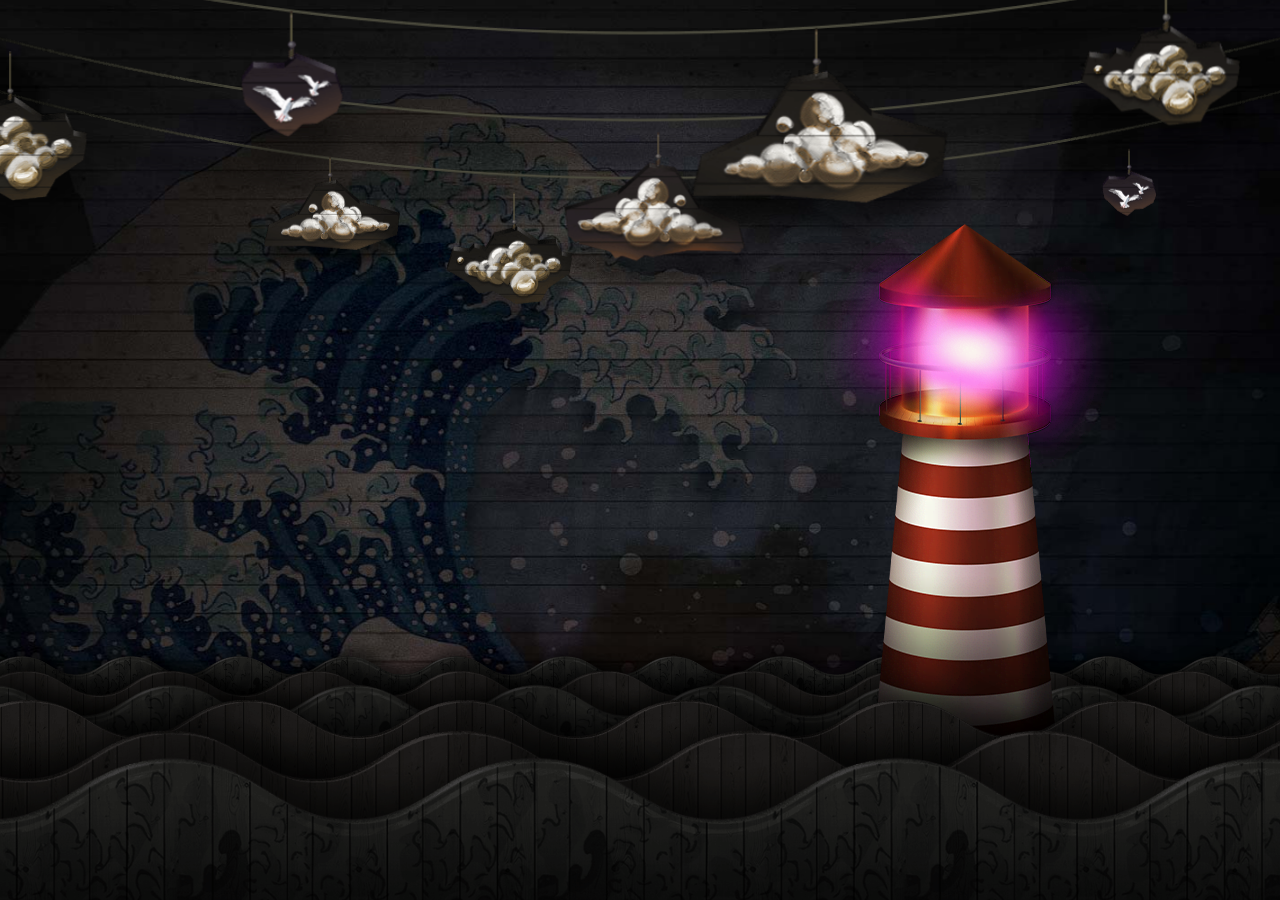
<file: index.html>
<!-- Сообщаем бразуеру как стоит обработать эту страницу -->
<!DOCTYPE html>
<!-- Оболочка документа, указываем язык содержимого -->
<html lang="ru">
  <!-- Заголовок страницы? контейнер для других важных данных (не отображается) -->
  <head>
    <!-- Заголовок страницы в бразуере -->
    <title>P A R A L L A X</title>
    <meta name="author" content="Anastasiia But" />

    <link
      rel="apple-touch-icon"
      sizes="180x180"
      href="img/favicon/apple-touch-icon.png"
    />
    <link
      rel="icon"
      type="image/png"
      sizes="32x32"
      href="img/favicon/favicon-32x32.png"
    />
    <link
      rel="icon"
      type="image/png"
      sizes="16x16"
      href="img/favicon/favicon-16x16.png"
    />
    <link rel="manifest" href="img/favicon/site.webmanifest" />

    <meta name="msapplication-TileColor" content="#da532c" />
    <meta name="theme-color" content="#ffffff" />

    <!-- Подключаем CSS -->
    <link rel="stylesheet" href="css/style.css" />

    <!-- Базовые мета теги -->
    <meta charset="UTF-8" />
    <meta http-equiv="X-UA-Compatible" content="IE=edge" />
    <meta name="viewport" content="width=device-width, initial-scale=1.0" />
  </head>
  <!-- Отображаемое тело страницы -->
  <body>
    <!-- Оболочка для демонстрации -->
    <div class="wrapper">
      <!-- Контент -->

      <div class="page">
        <div class="parallax">
          <ul class="parallax__list">
            <li data-depth="0.10">
              <div class="parallax__bg"></div>
            </li>

            <li data-depth="0.15">
              <div class="parallax__rope parallax__rope_1">
                <div class="parallax__element parallax__element_1">
                  <span></span>
                </div>

                <div class="parallax__element parallax__element_2">
                  <span></span>
                </div>

                <div class="parallax__element parallax__element_3">
                  <span></span>
                </div>

                <img src="img/rope.png" alt="" />
              </div>
            </li>

            <li data-depth="0.30">
              <div class="parallax__rope parallax__rope_2">
                <div class="parallax__element parallax__element_4">
                  <span></span>
                </div>

                <div class="parallax__element parallax__element_5">
                  <span></span>
                </div>

                <img src="img/rope.png" alt="" />
              </div>
            </li>

            <li data-depth="0.60">
              <div class="parallax__rope parallax__rope_3">
                <div class="parallax__element parallax__element_6">
                  <span></span>
                </div>

                <div class="parallax__element parallax__element_7">
                  <span></span>
                </div>

                <div class="parallax__element parallax__element_8">
                  <span></span>
                </div>

                <img src="img/rope.png" alt="" />
              </div>
            </li>

            <li data-depth="0.30">
              <div class="parallax__wave parallax__wave_1"></div>
            </li>

            <li data-depth="0.40">
              <div class="parallax__wave parallax__wave_2"></div>
            </li>

            <li data-depth="0.50">
              <div class="parallax__wave parallax__wave_3"></div>
            </li>

            <li data-depth="0.60">
              <div class="parallax__lighthouse"></div>
            </li>

            <li data-depth="0.60">
              <div class="parallax__wave parallax__wave_4"></div>
            </li>

            <li data-depth="0.80">
              <div class="parallax__wave parallax__wave_5"></div>
            </li>

            <li data-depth="1.00">
              <div class="parallax__wave parallax__wave_6"></div>
            </li>
          </ul>
        </div>

        <div class="content"></div>
      </div>

      <!-- Подключаем jQuery -->
      <script src="https://code.jquery.com/jquery-3.4.1.slim.min.js"></script>

      <!-- Подключаем файл JS скриптов -->
      <script src="js/jquery.parallax.js"></script>
      <script src="js/script.js"></script>
    </div>
  </body>
</html>
</file>
<file: css/style.css>
/* Обнуление */
*,
*::before,
*::after {
  padding: 0;
  margin: 0;
  border: 0;
  box-sizing: border-box;
}

html,
body {
  height: 100%;
  font-family: Arial, 'Helvetica Neue', Helvetica, sans-serif;
  background-color: #000;
}

/* Стили для демонстрации */

.wrapper {
  overflow: hidden;
  opacity: 0;
  transition: all 1s ease 0s;
}
.wrapper.active {
  opacity: 1;
}
.wrapper.active .parallax__wave {
  opacity: 1;
  transition: all 1s ease 1s;
}
.wrapper.active .parallax__rope {
  opacity: 1;
  transition: all 1s ease 1.8s;
}
.wrapper.active .parallax__lighthouse {
  bottom: 130px;
  transition: all 0.8s ease 2.5s;
}

/* Основные стили */

.page {
  position: absolute;
  width: 100%;
  height: 100%;
  top: 0;
  left: 0;
  display: flex;
  flex-direction: column;
  min-height: 360px;
}

.parallax {
  flex: 1 0 100%;
  position: relative;
  overflow: hidden;
}
.parallax::after {
  content: '';
  position: absolute;
  bottom: 0;
  width: 100%;
  height: 100px;
  background-color: linear-gradient(rgba(0, 0, 0, 0) 0%, rgba(0, 0, 0, 1) 60%);
}

.parallax__list {
  position: absolute;
  width: 100%;
  height: 100%;
  top: 0;
  left: 0;
}
.parallax__list li {
  position: absolute;
  width: 100%;
  height: 100%;
  top: 0;
  left: 0;
}

.parallax__bg {
  position: absolute;
  width: 110%;
  height: 110%;
  top: -5%;
  left: -5%;
  background: url('../img/background.jpg') 50% 100% / cover no-repeat;
}

.parallax__rope {
  position: absolute;
  width: 120%;
  left: -10%;
  opacity: 0;
}
.parallax__rope img {
  width: 100%;
}

.parallax__rope_1 {
  top: 5%;
  transform: scale(1);
}

.parallax__rope_2 {
  top: -1.66667%;
  transform: scale(1.05556);
}

.parallax__rope_3 {
  top: -11.66667%;
  transform: scale(1.13889);
}

.parallax__rope_1 .parallax__element {
  transform: scale(0.6);
}

.parallax__rope_2 .parallax__element {
  transform: scale(0.75556);
}

.parallax__rope_3 .parallax__element {
  transform: scale(0.98889);
}

.parallax__element {
  position: absolute;
}
.parallax__element span {
  display: inline-block;
  transform-origin: 50% 0;
  width: 280px;
  height: 280px;
  margin: 0 0 0 -140px;
  animation: swing 2s infinite alternate cubic-bezier(0.455, 0.03, 0.515, 0.955);
}

.parallax__element_1 {
  top: 28%;
  left: 28%;
}
.parallax__element_1 span {
  background: url('../img/clouds/board-cloud-2.png') 0 0 / 100% no-repeat;
}

.parallax__element_2 {
  top: 46%;
  left: 40%;
}
.parallax__element_2 span {
  background: url('../img/clouds/board-cloud-1.png') 0 0 / 100% no-repeat;
}

.parallax__element_3 {
  top: 24%;
  left: 80%;
}
.parallax__element_3 span {
  background: url('../img/clouds/board-birds.png') 0 0 / 100% no-repeat;
}

.parallax__element_4 {
  left: 10%;
  top: 17%;
}
.parallax__element_4 span {
  background: url('../img/clouds/board-cloud-1.png') 0 0 / 100% no-repeat;
}

.parallax__element_5 {
  left: 50%;
  top: 56%;
}
.parallax__element_5 span {
  background: url('../img/clouds/board-cloud-4.png') 0 0 / 100% no-repeat;
}

.parallax__element_6 {
  left: 30%;
  top: 57%;
}
.parallax__element_6 span {
  background: url('../img/clouds/board-birds.png') 0 0 / 100% no-repeat;
}

.parallax__element_7 {
  left: 60%;
  top: 65%;
}
.parallax__element_7 span {
  background: url('../img/clouds/board-cloud-2.png') 0 0 / 100% no-repeat;
}

.parallax__element_8 {
  left: 80%;
  top: 45%;
}
.parallax__element_8 span {
  background: url('../img/clouds/board-cloud-3.png') 0 0 / 100% no-repeat;
}

.parallax__wave {
  position: absolute;
  background: url('../img/waves/wave-plain.png') 0 0 / auto 101% repeat-x;
  left: -100%;
  width: 300%;
  opacity: 0;
}

.parallax__wave_1 {
  bottom: 180px;
  height: 86px;
  animation: wave 7.11111s 0.1s infinite linear;
  background: url('../img/waves/wave-paint.png') 0 0 / auto 101% repeat-x;
}

.parallax__wave_2 {
  bottom: 144px;
  height: 115px;
  animation: wave 6.66667s 0.1s infinite linear;
}
.parallax__wave_3 {
  bottom: 108px;
  height: 144px;
  animation: wave 6.22222s 0.1s infinite linear;
  background: url('../img/waves/wave-paint.png') 0 0 / auto 101% repeat-x;
}

.parallax__wave_4 {
  bottom: 72px;
  height: 173px;
  animation: wave 5.77778s 0.1s infinite linear;
}

.parallax__wave_5 {
  bottom: -1px;
  height: 230px;
  animation: wave 4.8888s 0.1s infinite linear;
}

.parallax__wave_6 {
  bottom: -72px;
  height: 288px;
  background: url('../img/waves/wave-paint.png') 0 0 / auto 101% repeat-x;
  animation: wave 4.5s 0.1s infinite linear;
}

.parallax__lighthouse {
  background: url('../img/lighthouse.png') 0 0 no-repeat;
  width: 320px;
  height: 560px;
  position: absolute;
  right: 12%;
  bottom: -100%;
  animation: lighthouse 4s 0.1s infinite alternate
    cubic-bezier(0.455, 0.03, 0.515, 0.955);
}

.content {
}

@keyframes swing {
  0% {
    transform: rotateZ(10deg);
  }

  100% {
    transform: rotateZ(-10deg);
  }
}

@keyframes wave {
  0% {
    transform: rotateZ(0deg) translate3d(0, 10%, 0) rotateZ(0deg);
  }

  100% {
    transform: rotateZ(360deg) translate3d(0, 10%, 0) rotateZ(-360deg);
  }
}

@keyframes lighthouse {
  0% {
    transform: translate3d(15%, 0, 0) rotateZ(10deg);
  }

  100% {
    transform: translate3d(-15%, 0, 0) rotateZ(-10deg);
  }
}
</file>
